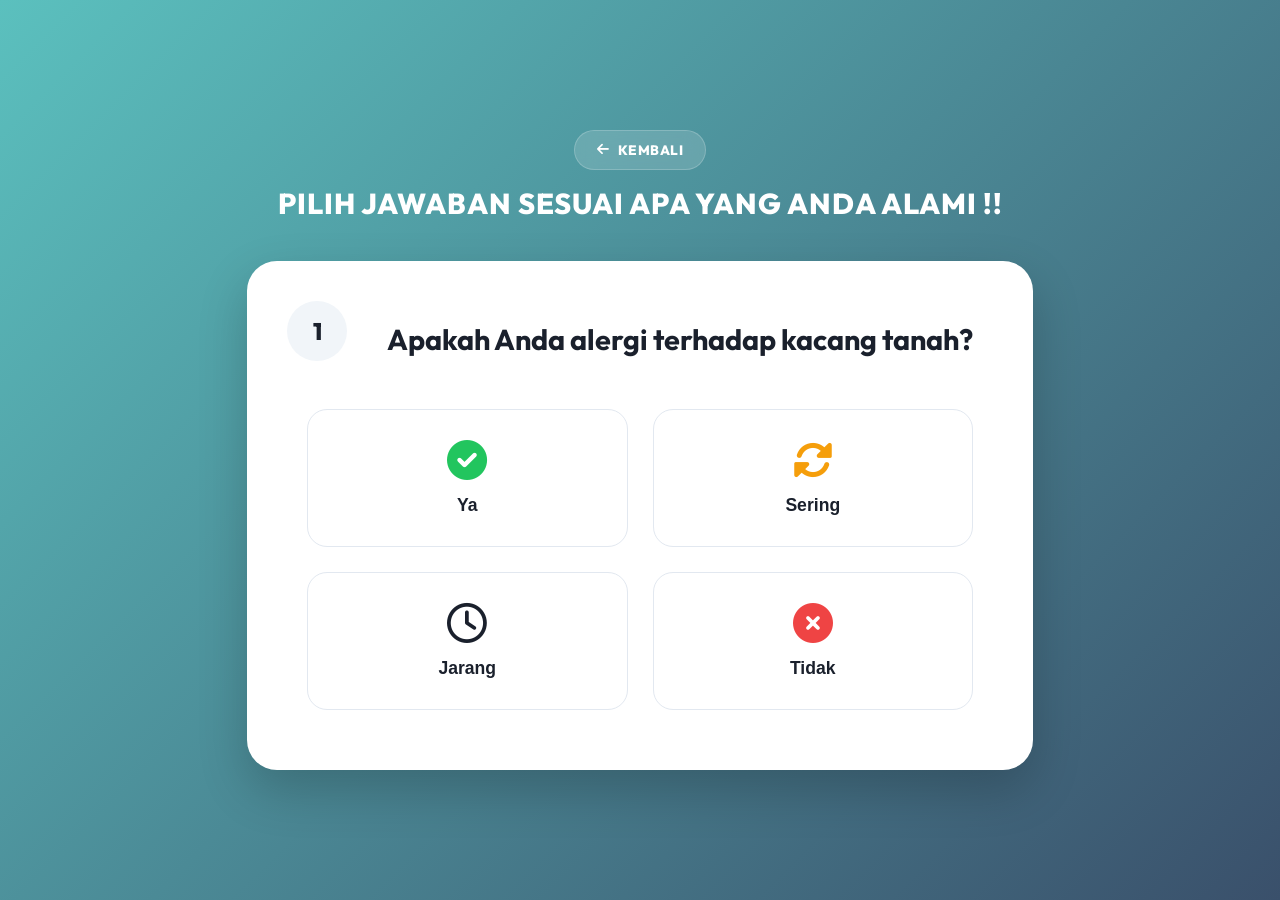
<file: TIC/diagnosis.html>
<!DOCTYPE html>
<html lang="id">
<head>
    <meta charset="UTF-8">
    <meta name="viewport" content="width=device-width, initial-scale=1.0">
    <title>HEALERGY - Diagnosis Alergi</title>
    <link rel="stylesheet" href="diagnosis.css">
    <link rel="preconnect" href="https://fonts.googleapis.com">
    <link rel="preconnect" href="https://fonts.gstatic.com" crossorigin>
    <link href="https://fonts.googleapis.com/css2?family=Outfit:wght@300;400;600;700;800;900&display=swap" rel="stylesheet">
    <link rel="stylesheet" href="https://cdnjs.cloudflare.com/ajax/libs/font-awesome/6.0.0/css/all.min.css">
</head>
<body>

    <header class="diag-header">
        <a href="index.html" class="diag-back-btn"><i class="fas fa-arrow-left"></i> KEMBALI</a>
        <h1>PILIH JAWABAN SESUAI APA YANG ANDA ALAMI !!</h1>
    </header>

    <main id="diagnosis-container">
        <div class="diag-card" id="question-card">
            <div class="step-indicator" id="step-num">1</div>
            <h2 class="question-text" id="question-text">Loading...</h2>
            
            <div class="options-grid">
                <button class="option-btn" onclick="nextQuestion('ya')">
                    <div class="option-icon icon-ya"><i class="fas fa-check-circle"></i></div>
                    <span class="option-label">Ya</span>
                </button>
                <button class="option-btn" onclick="nextQuestion('sering')">
                    <div class="option-icon icon-sering"><i class="fas fa-sync-alt"></i></div>
                    <span class="option-label">Sering</span>
                </button>
                <button class="option-btn" onclick="nextQuestion('jarang')">
                    <div class="option-icon icon-jarang"><i class="far fa-clock"></i></div>
                    <span class="option-label">Jarang</span>
                </button>
                <button class="option-btn" onclick="nextQuestion('tidak')">
                    <div class="option-icon icon-tidak"><i class="fas fa-times-circle"></i></div>
                    <span class="option-label">Tidak</span>
                </button>
            </div>
        </div>
    </main>

    <script src="diagnosis.js"></script>
</body>
</html>
</file>
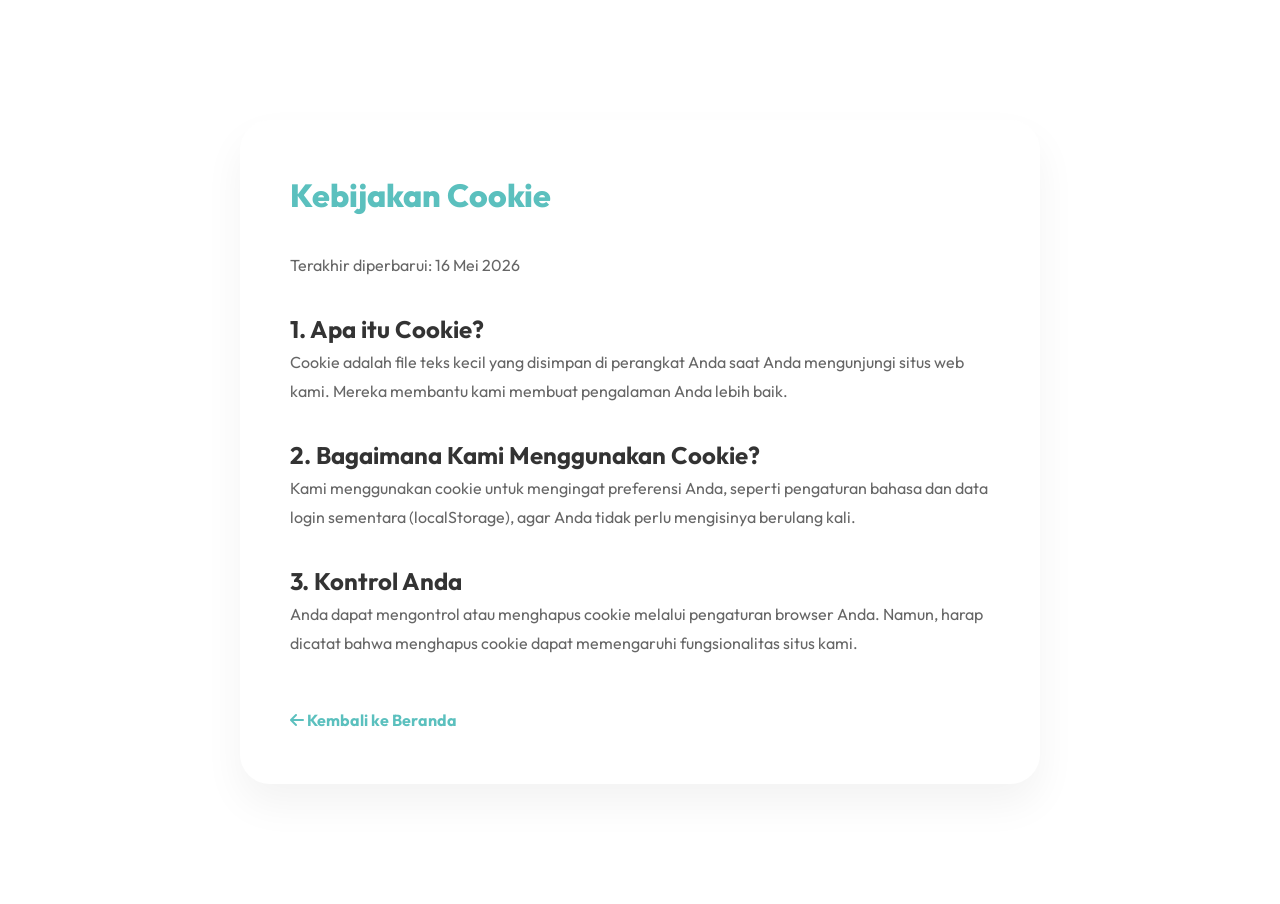
<file: TIC/privacy.html>
<!DOCTYPE html>
<html lang="id">
<head>
    <meta charset="UTF-8">
    <meta name="viewport" content="width=device-width, initial-scale=1.0">
    <title>HEALERGY - Cookie Policy</title>
    <link rel="stylesheet" href="style.css">
    <link rel="preconnect" href="https://fonts.googleapis.com">
    <link rel="preconnect" href="https://fonts.gstatic.com" crossorigin>
    <link href="https://fonts.googleapis.com/css2?family=Outfit:wght@300;400;600;700;800;900&display=swap" rel="stylesheet">
    <link rel="stylesheet" href="https://cdnjs.cloudflare.com/ajax/libs/font-awesome/6.0.0/css/all.min.css">
    <style>
        .legal-content {
            padding: 120px 0;
            max-width: 800px;
            margin: 0 auto;
        }
        .legal-card {
            background: white;
            padding: 50px;
            border-radius: 30px;
            box-shadow: 0 20px 40px rgba(0,0,0,0.05);
        }
        h1 { color: var(--primary-color); margin-bottom: 30px; font-weight: 800; }
        h2 { margin-top: 30px; color: #333; font-weight: 700; }
        p { color: #666; line-height: 1.8; margin-bottom: 20px; }
        .back-home {
            display: inline-block;
            margin-top: 30px;
            color: var(--primary-color);
            text-decoration: none;
            font-weight: 700;
        }

        /* Mobile Optimization */
        @media (max-width: 768px) {
            .legal-content {
                padding: 40px 15px;
            }
            .legal-card {
                padding: 30px 20px;
                border-radius: 20px;
            }
            h1 { font-size: 1.8rem; margin-bottom: 20px; }
            h2 { font-size: 1.3rem; margin-top: 20px; }
            p { font-size: 0.95rem; line-height: 1.6; }
        }
    </style>
</head>
<body>
    <div class="container legal-content">
        <div class="legal-card">
            <h1>Kebijakan Cookie</h1>
            <p>Terakhir diperbarui: 16 Mei 2026</p>
            
            <h2>1. Apa itu Cookie?</h2>
            <p>Cookie adalah file teks kecil yang disimpan di perangkat Anda saat Anda mengunjungi situs web kami. Mereka membantu kami membuat pengalaman Anda lebih baik.</p>
            
            <h2>2. Bagaimana Kami Menggunakan Cookie?</h2>
            <p>Kami menggunakan cookie untuk mengingat preferensi Anda, seperti pengaturan bahasa dan data login sementara (localStorage), agar Anda tidak perlu mengisinya berulang kali.</p>
            
            <h2>3. Kontrol Anda</h2>
            <p>Anda dapat mengontrol atau menghapus cookie melalui pengaturan browser Anda. Namun, harap dicatat bahwa menghapus cookie dapat memengaruhi fungsionalitas situs kami.</p>

            <a href="index.html" class="back-home"><i class="fas fa-arrow-left"></i> Kembali ke Beranda</a>
        </div>
    </div>
</body>
</html>
</file>
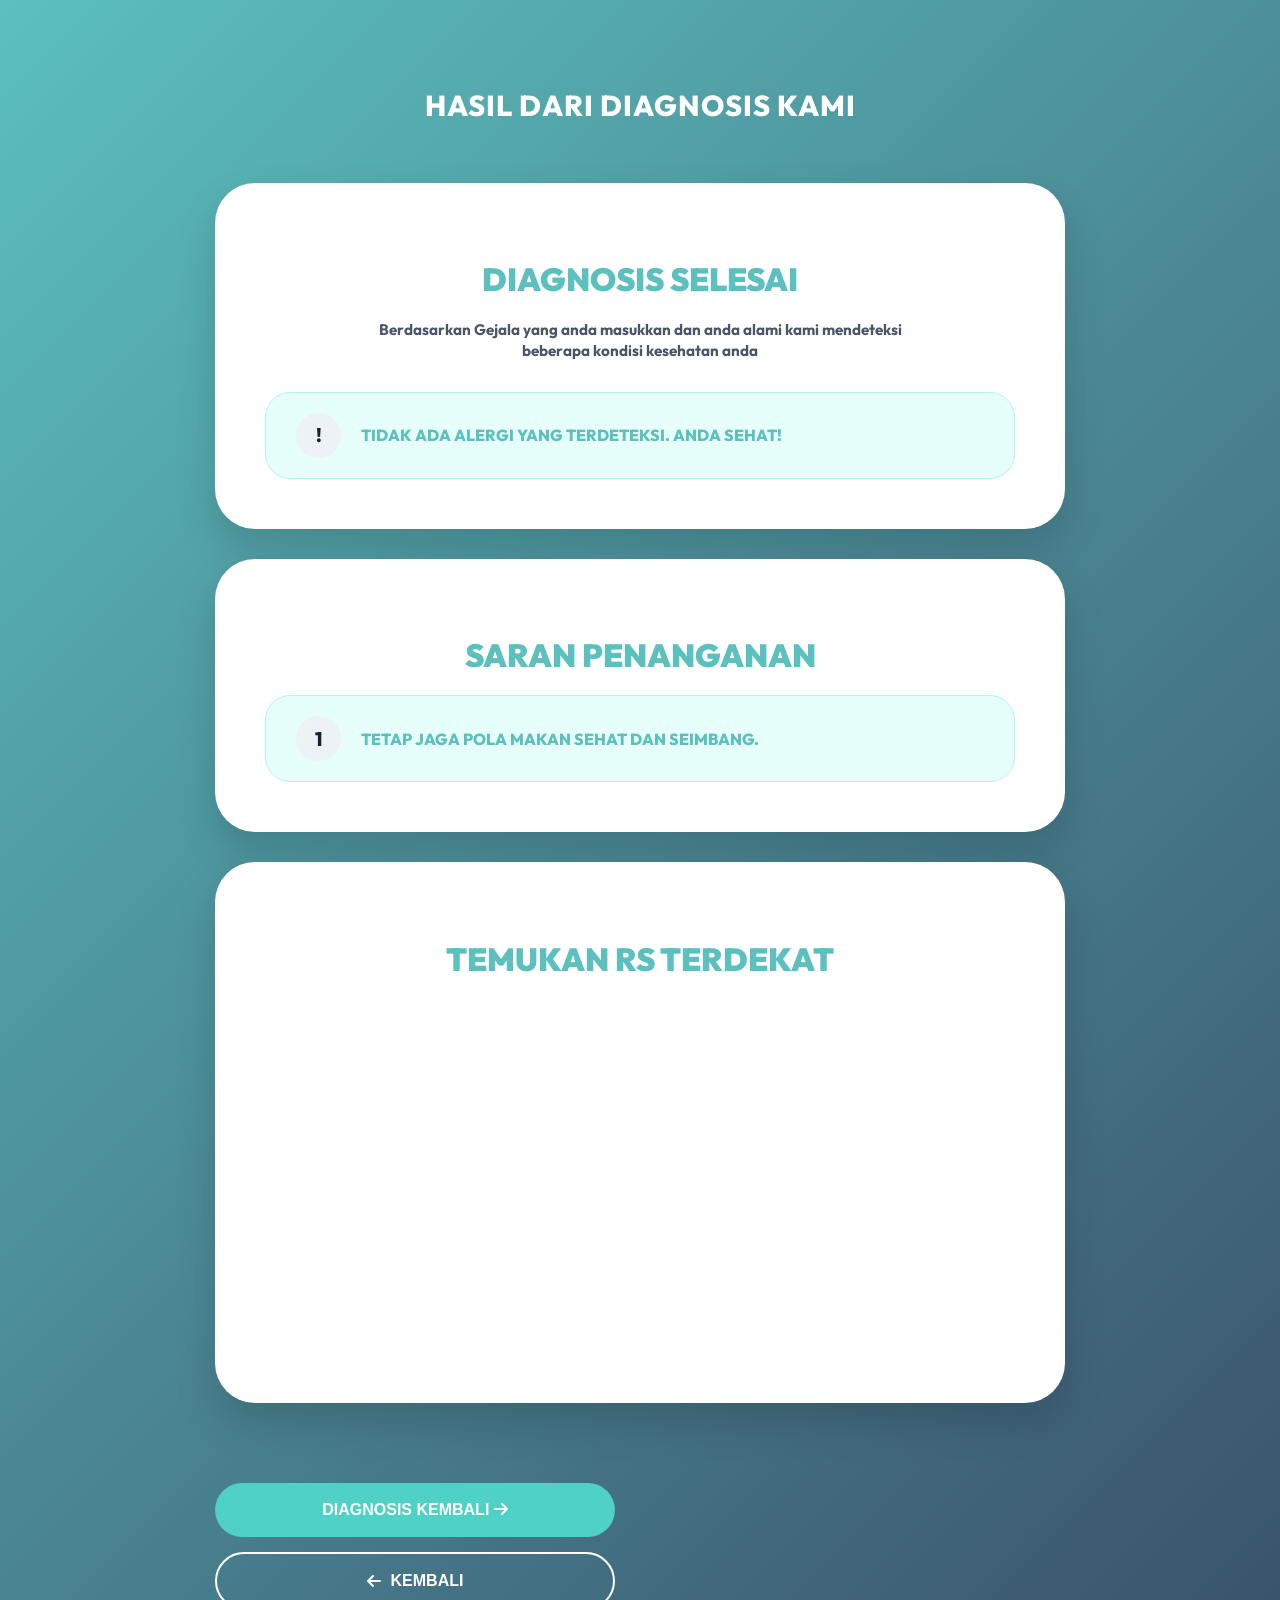
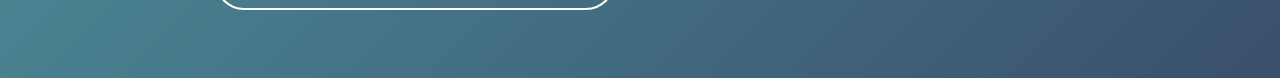
<file: TIC/results.html>
<!DOCTYPE html>
<html lang="id">
<head>
    <meta charset="UTF-8">
    <meta name="viewport" content="width=device-width, initial-scale=1.0">
    <title>HEALERGY - Hasil Diagnosis</title>
    <link rel="stylesheet" href="results.css">
    <link rel="preconnect" href="https://fonts.googleapis.com">
    <link rel="preconnect" href="https://fonts.gstatic.com" crossorigin>
    <link href="https://fonts.googleapis.com/css2?family=Outfit:wght@300;400;600;700;800;900&display=swap" rel="stylesheet">
    <link rel="stylesheet" href="https://cdnjs.cloudflare.com/ajax/libs/font-awesome/6.0.0/css/all.min.css">
</head>
<body>

    <header class="results-header">
        <h1>HASIL DARI DIAGNOSIS KAMI</h1>
    </header>

    <main class="results-container">
        <!-- Card 1: Diagnosis -->
        <div class="result-card">
            <h2 class="card-title">DIAGNOSIS SELESAI</h2>
            <p class="card-subtitle">Berdasarkan Gejala yang anda masukkan dan anda alami kami mendeteksi beberapa kondisi kesehatan anda</p>
            <div class="result-list" id="diagnosis-list">
                <!-- Will be populated by JS -->
            </div>
        </div>

        <!-- Card 2: Advice -->
        <div class="result-card">
            <h2 class="card-title">SARAN PENANGANAN</h2>
            <div class="result-list" id="advice-list">
                <!-- Will be populated by JS -->
            </div>
        </div>

        <!-- Card 3: Map -->
        <div class="result-card">
            <h2 class="card-title">TEMUKAN RS TERDEKAT</h2>
            <div class="map-box">
                <iframe 
                    src="https://www.google.com/maps/embed?pb=!1m16!1m12!1m3!1d15775.123456789!2d115.165!3d-8.685!2m3!1f0!2f0!3f0!3m2!1i1024!2i768!4f13.1!2m1!1sklinik!5e0!3m2!1sen!2sid!4v1620000000000!5m2!1sen!2sid" 
                    width="100%" height="350" style="border:0;" allowfullscreen="" loading="lazy">
                </iframe>
            </div>
        </div>

        <div class="results-footer">
            <button class="btn-teal" onclick="window.location.href='diagnosis.html'">DIAGNOSIS KEMBALI <i class="fas fa-arrow-right"></i></button>
            <button class="btn-outline" onclick="window.location.href='index.html'"><i class="fas fa-arrow-left"></i> KEMBALI</button>
        </div>
    </main>

    <script src="results.js"></script>
</body>
</html>
</file>
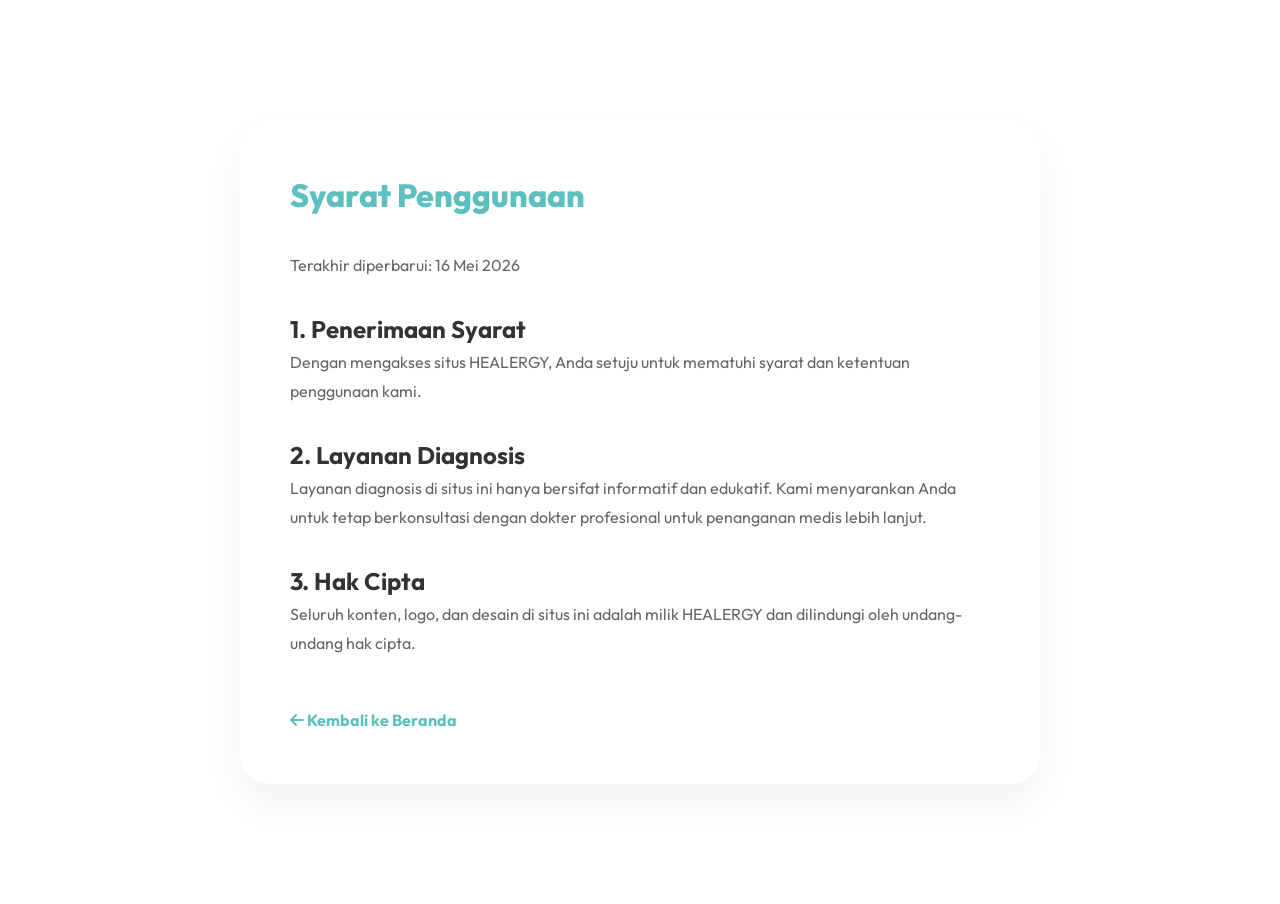
<file: TIC/terms.html>
<!DOCTYPE html>
<html lang="id">
<head>
    <meta charset="UTF-8">
    <meta name="viewport" content="width=device-width, initial-scale=1.0">
    <title>HEALERGY - Syarat Penggunaan</title>
    <link rel="stylesheet" href="style.css">
    <link rel="preconnect" href="https://fonts.googleapis.com">
    <link rel="preconnect" href="https://fonts.gstatic.com" crossorigin>
    <link href="https://fonts.googleapis.com/css2?family=Outfit:wght@300;400;600;700;800;900&display=swap" rel="stylesheet">
    <link rel="stylesheet" href="https://cdnjs.cloudflare.com/ajax/libs/font-awesome/6.0.0/css/all.min.css">
    <style>
        .legal-content {
            padding: 120px 0;
            max-width: 800px;
            margin: 0 auto;
        }
        .legal-card {
            background: white;
            padding: 50px;
            border-radius: 30px;
            box-shadow: 0 20px 40px rgba(0,0,0,0.05);
        }
        h1 { color: var(--primary-color); margin-bottom: 30px; font-weight: 800; }
        h2 { margin-top: 30px; color: #333; font-weight: 700; }
        p { color: #666; line-height: 1.8; margin-bottom: 20px; }
        .back-home {
            display: inline-block;
            margin-top: 30px;
            color: var(--primary-color);
            text-decoration: none;
            font-weight: 700;
        }

        /* Mobile Optimization */
        @media (max-width: 768px) {
            .legal-content {
                padding: 40px 15px;
            }
            .legal-card {
                padding: 30px 20px;
                border-radius: 20px;
            }
            h1 { font-size: 1.8rem; margin-bottom: 20px; }
            h2 { font-size: 1.3rem; margin-top: 20px; }
            p { font-size: 0.95rem; line-height: 1.6; }
        }
    </style>
</head>
<body>
    <div class="container legal-content">
        <div class="legal-card">
            <h1>Syarat Penggunaan</h1>
            <p>Terakhir diperbarui: 16 Mei 2026</p>
            
            <h2>1. Penerimaan Syarat</h2>
            <p>Dengan mengakses situs HEALERGY, Anda setuju untuk mematuhi syarat dan ketentuan penggunaan kami.</p>
            
            <h2>2. Layanan Diagnosis</h2>
            <p>Layanan diagnosis di situs ini hanya bersifat informatif dan edukatif. Kami menyarankan Anda untuk tetap berkonsultasi dengan dokter profesional untuk penanganan medis lebih lanjut.</p>
            
            <h2>3. Hak Cipta</h2>
            <p>Seluruh konten, logo, dan desain di situs ini adalah milik HEALERGY dan dilindungi oleh undang-undang hak cipta.</p>

            <a href="index.html" class="back-home"><i class="fas fa-arrow-left"></i> Kembali ke Beranda</a>
        </div>
    </div>
</body>
</html>
</file>
<file: TIC/diagnosis.css>
:root {
    --diag-bg-start: #5BC0BE;
    --diag-bg-end: #3A506B;
    --white: #FFFFFF;
    --text-dark: #1A202C;
    --border-light: #E2E8F0;
}

* {
    margin: 0;
    padding: 0;
    box-sizing: border-box;
}

body {
    font-family: 'Outfit', sans-serif;
    background: linear-gradient(135deg, var(--diag-bg-start), var(--diag-bg-end));
    min-height: 100vh;
    display: flex;
    flex-direction: column;
    align-items: center;
    justify-content: center;
    padding: 20px;
    color: var(--white);
}

.diag-header {
    text-align: center;
    margin-bottom: 40px;
    display: flex;
    flex-direction: column;
    align-items: center;
    gap: 15px;
}

.diag-back-btn {
    display: inline-flex;
    align-items: center;
    gap: 8px;
    color: var(--white);
    text-decoration: none;
    font-weight: 800;
    background: rgba(255, 255, 255, 0.15);
    padding: 10px 22px;
    border-radius: 50px;
    backdrop-filter: blur(10px);
    transition: all 0.3s ease;
    font-size: 0.85rem;
    letter-spacing: 0.5px;
    border: 1px solid rgba(255, 255, 255, 0.2);
}

.diag-back-btn:hover {
    background: var(--white);
    color: var(--diag-bg-end);
    transform: translateY(-2px);
    box-shadow: 0 10px 20px rgba(0,0,0,0.1);
}

.diag-header h1 {
    font-size: 1.8rem;
    font-weight: 800;
    letter-spacing: 1px;
    text-transform: uppercase;
}

.diag-card {
    background: var(--white);
    width: 100%;
    max-width: 800px;
    border-radius: 30px;
    padding: 60px;
    box-shadow: 0 20px 50px rgba(0, 0, 0, 0.2);
    color: var(--text-dark);
    position: relative;
    min-height: 500px;
    display: flex;
    flex-direction: column;
    justify-content: center;
    animation: slideUp 0.5s ease-out;
}

@keyframes slideUp {
    from { opacity: 0; transform: translateY(30px); }
    to { opacity: 1; transform: translateY(0); }
}

.step-indicator {
    position: absolute;
    top: 40px;
    left: 40px;
    width: 60px;
    height: 60px;
    background: #F1F5F9;
    border-radius: 50%;
    display: flex;
    align-items: center;
    justify-content: center;
    font-size: 1.5rem;
    font-weight: 800;
    color: var(--text-dark);
}

.question-text {
    font-size: 1.8rem;
    font-weight: 700;
    margin-left: 80px;
    margin-bottom: 50px;
    line-height: 1.3;
}

.options-grid {
    display: grid;
    grid-template-columns: 1fr 1fr;
    gap: 25px;
    width: 100%;
}

.option-btn {
    background: var(--white);
    border: 1px solid var(--border-light);
    border-radius: 20px;
    padding: 30px;
    display: flex;
    flex-direction: column;
    align-items: center;
    justify-content: center;
    gap: 15px;
    cursor: pointer;
    transition: all 0.3s cubic-bezier(0.4, 0, 0.2, 1);
    text-decoration: none;
    color: var(--text-dark);
}

.option-btn:hover {
    transform: translateY(-5px);
    box-shadow: 0 10px 20px rgba(0,0,0,0.05);
    border-color: var(--diag-bg-start);
}

.option-btn:active {
    transform: scale(0.98);
}

.option-icon {
    font-size: 2.5rem;
}

.option-label {
    font-weight: 800;
    font-size: 1.1rem;
}

/* Specific Icon Colors from Screenshot */
.icon-ya { color: #22C55E; }
.icon-sering { color: #F59E0B; }
.icon-jarang { color: #1A202C; }
.icon-tidak { color: #EF4444; }

/* Custom SVGs or Icons */
.option-icon i {
    display: flex;
    align-items: center;
    justify-content: center;
}

/* Success State */
.result-card {
    text-align: center;
}

.result-icon {
    font-size: 5rem;
    color: #22C55E;
    margin-bottom: 20px;
}

.btn-finish {
    margin-top: 30px;
    background: #4FD1C5; /* Specific teal from screenshot */
    color: white;
    border: none;
    padding: 18px 45px;
    border-radius: 50px;
    font-weight: 800;
    font-size: 0.9rem;
    cursor: pointer;
    transition: all 0.3s ease;
    text-transform: uppercase;
    letter-spacing: 0.5px;
    box-shadow: 0 10px 20px rgba(79, 209, 197, 0.2);
}

.btn-finish:hover {
    background: #38B2AC;
    transform: translateY(-2px);
    box-shadow: 0 15px 30px rgba(79, 209, 197, 0.3);
}

@media (max-width: 640px) {
    .diag-card { padding: 40px 20px; }
    .question-text { font-size: 1.4rem; margin-left: 0; margin-top: 60px; text-align: center; }
    .options-grid { grid-template-columns: 1fr; }
    .step-indicator { left: 50%; transform: translateX(-50%); top: 20px; }
}
</file>
<file: TIC/style.css>
:root {
    --primary-color: #5BC0BE; /* Teal Color from the photo */
    --accent-color: #3A506B;
    --text-dark: #000000;
    --white: #FFFFFF;
    --bg-mint: #F3FBF9;
    --transition: all 0.3s cubic-bezier(0.4, 0, 0.2, 1);
    
    /* Default (Light Mode) Variables */
    --body-bg: #FFFFFF;
    --card-bg: #FFFFFF;
    --text-color: #000000;
    --desc-color: #333333;
    --nav-bg: #FFFFFF;
    --border-color: #E0E0E0;
    --section-light: #F8F9FA;
    --section-mint: #F2FAF9; /* Light Mint from the photo */
    --shadow: 0 10px 30px rgba(0, 0, 0, 0.05);
}

body.dark-mode {
    --body-bg: #0F172A;
    --card-bg: #1E293B;
    --text-color: #F8FAFC;
    --desc-color: #94A3B8;
    --nav-bg: #1E293B;
    --border-color: #334155;
    --section-light: #111827;
    --section-mint: #1A2E2B;
    --shadow: 0 10px 30px rgba(0, 0, 0, 0.3);
}

* {
    margin: 0;
    padding: 0;
    box-sizing: border-box;
}

body {
    font-family: 'Outfit', sans-serif;
    background-color: var(--body-bg);
    color: var(--text-color);
    line-height: 1.6;
    transition: background 0.3s ease, color 0.3s ease;
}

.container {
    max-width: 1200px;
    margin: 0 auto;
    padding: 0 20px;
}

/* Header */
.header {
    background-color: var(--nav-bg);
    padding: 20px 0;
    position: sticky;
    top: 0;
    z-index: 1000;
    box-shadow: var(--shadow);
    transition: background 0.3s ease;
}

.nav-wrapper {
    display: flex;
    justify-content: space-between;
    align-items: center;
    height: 100px;
    position: relative; /* Add this to help center menu if needed */
}

.nav-menu {
    display: flex;
    gap: 40px;
    align-items: center;
    position: absolute;
    left: 50%;
    transform: translateX(-50%);
}

@media (max-width: 992px) {
    .nav-menu {
        position: fixed; /* Keep original mobile behavior */
        left: auto;
        transform: none;
    }
}

.nav-link {
    text-decoration: none;
    color: #000000;
    font-weight: 800;
    font-size: 0.9rem;
    text-transform: uppercase;
    transition: var(--transition);
}

.nav-link:hover {
    color: var(--primary-color);
}

.logo {
    display: flex;
    align-items: center;
    gap: 12px;
}

.logo img {
    height: 45px;
}

.logo-text {
    display: flex;
    flex-direction: column;
}

.brand-name {
    font-weight: 800;
    font-size: 1.2rem;
    color: var(--primary-color);
    letter-spacing: 1px;
}

.tagline {
    font-size: 0.7rem;
    font-weight: 600;
    color: var(--accent-color);
}

/* Auth Area */
.auth-area {
    display: flex;
    align-items: center;
}

.daftar-btn {
    background-color: var(--primary-color);
    color: #FFFFFF !important;
    padding: 12px 30px !important;
    border-radius: 50px;
    font-weight: 700;
    text-decoration: none;
    transition: var(--transition);
}

.daftar-btn:hover {
    transform: translateY(-2px);
    box-shadow: 0 5px 15px rgba(0, 70, 180, 0.3);
}

/* Profile Dropdown */
.profile-trigger {
    display: flex;
    align-items: center;
    gap: 12px;
    cursor: pointer;
    position: relative;
    padding: 5px 15px;
    border-radius: 50px;
    background: var(--section-light);
    transition: var(--transition);
}

.nav-avatar {
    width: 35px;
    height: 35px;
    border-radius: 50%;
    border: 2px solid var(--primary-color);
}

.nav-username {
    font-weight: 700;
    font-size: 0.9rem;
    color: var(--text-color);
}

.profile-dropdown {
    position: absolute;
    top: 120%;
    right: 0;
    width: 260px;
    background: var(--card-bg);
    border-radius: 20px;
    padding: 20px;
    box-shadow: 0 20px 40px rgba(0,0,0,0.2);
    display: none;
    z-index: 1001;
    border: 1px solid var(--border-color);
}

.profile-dropdown.show {
    display: block;
    animation: fadeIn 0.3s ease;
}

.mobile-menu-btn {
    display: none;
    background: none;
    border: none;
    font-size: 1.5rem;
    color: var(--text-dark);
    cursor: pointer;
    z-index: 1001;
}

@media (max-width: 992px) {
    .mobile-menu-btn {
        display: block;
    }

    .nav-menu {
        position: fixed;
        top: 0;
        right: -100%;
        width: 70%;
        height: 100vh;
        background: var(--nav-bg);
        flex-direction: column;
        justify-content: center;
        align-items: center;
        gap: 30px;
        box-shadow: -10px 0 30px rgba(0,0,0,0.1);
        transition: 0.4s cubic-bezier(0.4, 0, 0.2, 1);
        z-index: 1000;
    }

    .nav-menu.active {
        right: 0;
    }

    .nav-wrapper {
        height: 80px;
    }

    .auth-area {
        display: none; /* Can be handled inside mobile menu if needed */
    }
}

@keyframes fadeIn {
    from { opacity: 0; transform: translateY(10px); }
    to { opacity: 1; transform: translateY(0); }
}

.dropdown-header {
    margin-bottom: 15px;
}

.d-name {
    font-weight: 800;
    font-size: 1.1rem;
    color: var(--text-color);
}

.d-email {
    font-size: 0.8rem;
    color: var(--desc-color);
}

.dropdown-divider {
    height: 1px;
    background: var(--border-color);
    margin: 15px 0;
}

.dropdown-item {
    display: flex;
    align-items: center;
    gap: 12px;
    padding: 12px;
    text-decoration: none;
    color: var(--text-color);
    font-weight: 600;
    border-radius: 12px;
    transition: var(--transition);
}

.dropdown-item:hover {
    background: var(--section-mint);
    color: var(--accent-color);
}

.logout-link {
    color: #FF4B2B !important;
}

/* Sections */
.content-section {
    padding: 100px 0;
    background-color: var(--body-bg);
}

.bg-light { background-color: var(--section-light); }
.bg-light-mint { background-color: var(--section-mint); }

.section-title-left {
    font-size: 2.5rem;
    font-weight: 900;
    color: var(--primary-color);
    margin-bottom: 30px;
    position: relative;
}

/* Hero Section */
.hero-section {
    padding: 80px 0;
    background-color: #EEFAF6; /* Lighter mint like screenshot */
    min-height: 80vh;
    display: flex;
    align-items: center;
}

.hero-wrapper {
    display: flex;
    justify-content: space-between;
    align-items: center;
    gap: 40px;
}

.hero-content {
    flex: 1.2;
}

.hero-image-container {
    flex: 0.8;
    display: flex;
    justify-content: flex-end;
}

.teal-image-box {
    width: 450px;
    height: 580px;
    background-color: var(--primary-color);
    border-radius: 60px; /* More rounded like screenshot */
    position: relative;
    overflow: hidden;
    box-shadow: 0 30px 60px rgba(91, 192, 190, 0.2);
}

.hero-img-new {
    width: 100%;
    height: 100%;
    object-fit: cover;
}

.hero-title {
    font-size: 3.5rem; /* Adjusted for cleaner look */
    font-weight: 900;
    line-height: 1.2;
    color: #000000;
    margin-bottom: 30px;
    letter-spacing: -1px;
}

.highlight { color: var(--primary-color); text-transform: uppercase; }

.hero-description {
    font-size: 1.2rem;
    color: #000000;
    max-width: 600px;
    margin-bottom: 45px;
    font-weight: 800; /* Extra bold like screenshot */
    line-height: 1.5;
}

.cta-outline-btn {
    background: transparent;
    border: 2px solid #000000; /* Thicker border like screenshot */
    color: #000000;
    padding: 12px 35px;
    border-radius: 100px;
    font-weight: 900;
    cursor: pointer;
    transition: var(--transition);
    display: inline-flex;
    align-items: center;
    gap: 15px;
    font-size: 1.1rem;
    text-transform: uppercase;
}

.cta-outline-btn:hover {
    background: #000000;
    color: #fff;
    transform: scale(1.05);
}

/* Hero Image with Floating Effect */
.hero-image-container {
    display: flex;
    justify-content: flex-end;
}

.image-box {
    width: 450px;
    height: 450px;
    background: var(--section-mint);
    border-radius: 40% 60% 70% 30% / 40% 50% 60% 50%;
    display: flex;
    align-items: center;
    justify-content: center;
    overflow: visible;
    position: relative;
    animation: blob 8s infinite alternate;
}

@keyframes blob {
    0% { border-radius: 40% 60% 70% 30% / 40% 50% 60% 50%; }
    100% { border-radius: 60% 40% 30% 70% / 60% 30% 70% 40%; }
}

.hero-img {
    width: 100%;
    filter: drop-shadow(0 20px 40px rgba(0,0,0,0.1));
}

/* CTA Buttons */
.cta-btn {
    background-color: var(--primary-color);
    color: #FFFFFF;
    padding: 18px 45px;
    border-radius: 50px;
    font-weight: 800;
    border: none;
    cursor: pointer;
    font-size: 1rem;
    transition: var(--transition);
}

.cta-btn:hover {
    transform: scale(1.05);
    box-shadow: 0 10px 25px rgba(0, 70, 180, 0.3);
}

/* Vision Mission Cards */
.vision-mission-wrapper {
    display: grid;
    grid-template-columns: repeat(auto-fit, minmax(300px, 1fr));
    gap: 30px;
}

.card {
    background: var(--card-bg);
    padding: 50px;
    border-radius: 40px;
    box-shadow: var(--shadow);
    transition: var(--transition);
    border: 1px solid var(--border-color);
}

.card:hover { transform: translateY(-10px); }

.mission-card { background-color: var(--primary-color); color: #FFFFFF; }
.mission-card .card-title { color: #FFFFFF; }

.card-title {
    font-size: 2rem;
    font-weight: 900;
    margin-bottom: 20px;
    color: var(--primary-color);
}

/* Team Section */
.team-wrapper {
    display: grid;
    grid-template-columns: repeat(auto-fit, minmax(250px, 1fr));
    gap: 40px;
    margin-top: 50px;
}

.team-card-member {
    text-align: center;
}

/* Why Us New Section from Photo */
.hero-wrapper {
    display: grid;
    grid-template-columns: 1.2fr 0.8fr;
    gap: 50px;
    align-items: center;
}

@media (max-width: 768px) {
    .content-section {
        padding: 60px 0;
    }

    .section-title-left, .section-title-center {
        font-size: 1.8rem;
    }

    /* Testimonials Mobile Fix */
    .testimonial-grid {
        grid-template-columns: 1fr;
        gap: 20px;
    }

    .testimonial-card {
        padding: 25px;
    }

    .testi-text {
        font-size: 0.9rem;
    }

    /* Contact Mobile Fix */
    .contact-wrapper {
        grid-template-columns: 1fr;
        gap: 30px;
    }

    .contact-form-box {
        padding: 25px;
        border-radius: 20px;
    }

    .form-row {
        grid-template-columns: 1fr;
        gap: 15px;
    }

    .map-container {
        height: 250px;
    }

    /* Footer Mobile Fix */
    .footer-wrapper {
        flex-direction: column;
        text-align: center;
        gap: 40px;
    }

    .footer-links {
        align-items: center;
    }
}

@media (max-width: 992px) {
    .hero-wrapper {
        grid-template-columns: 1fr;
        text-align: center;
        padding-top: 40px;
    }

    .hero-content {
        order: 2;
    }

    .hero-image-container {
        order: 1;
        display: flex;
        justify-content: center;
    }

    .hero-title {
        font-size: 2.5rem;
    }

    .hero-description {
        margin: 0 auto 30px;
    }

    .cta-wrapper {
        justify-content: center;
    }

    .teal-image-box {
        width: 100%;
        max-width: 350px;
        height: 450px;
    }
}

.section-title-left {
    font-size: 2.2rem;
    font-weight: 900;
    margin-bottom: 40px;
    color: #000000;
}

.feature-item {
    display: flex;
    gap: 20px;
    margin-bottom: 30px;
    align-items: flex-start;
}

/* Contact Section from Photo */
.contact-header {
    margin-bottom: 40px;
}

.contact-title {
    font-size: 2.5rem;
    font-weight: 900;
    color: #000000;
    margin-bottom: 15px;
}

.contact-subtitle {
    font-size: 0.95rem;
    color: #4A5568;
    max-width: 600px;
    line-height: 1.4;
}

.contact-wrapper {
    display: grid;
    grid-template-columns: 1.2fr 0.8fr;
    gap: 40px;
    align-items: flex-start;
}

.contact-form-box {
    background: #FFFFFF;
    padding: 40px;
    border-radius: 30px;
    border: 1px solid #E2E8F0;
}

.form-row {
    display: grid;
    grid-template-columns: 1fr 1fr;
    gap: 20px;
    margin-bottom: 20px;
}

.form-group label {
    display: block;
    font-size: 0.85rem;
    font-weight: 600;
    color: #4A5568;
    margin-bottom: 8px;
}

.form-group input, .form-group textarea {
    width: 100%;
    padding: 12px 20px;
    border: 1px solid #CBD5E0;
    border-radius: 12px;
    font-family: inherit;
    font-size: 0.9rem;
}

.submit-btn {
    background-color: var(--primary-color);
    color: #FFFFFF;
    padding: 12px 35px;
    border-radius: 50px;
    border: none;
    font-weight: 800;
    cursor: pointer;
    transition: var(--transition);
    margin-top: 10px;
}

.contact-map-box {
    display: flex;
    flex-direction: column;
    gap: 20px;
}

.map-container {
    border-radius: 30px;
    overflow: hidden;
    border: 1px solid #E2E8F0;
    height: 350px;
}

.map-pill {
    background: #F7FAFC;
    color: var(--primary-color);
    padding: 15px;
    border-radius: 50px;
    text-align: center;
    font-weight: 800;
    font-size: 0.85rem;
    border: 1px solid #E2E8F0;
    letter-spacing: 0.5px;
}

.feature-icon {
    flex-shrink: 0;
    margin-top: 5px;
}

.feature-text h3 {
    font-size: 1.1rem;
    font-weight: 800;
    margin-bottom: 5px;
    color: #000000;
}

.feature-text p {
    font-size: 0.9rem;
    color: #4A5568;
    line-height: 1.4;
}

.stats-grid {
    display: grid;
    grid-template-columns: repeat(auto-fit, minmax(140px, 1fr));
    gap: 20px;
}

.stat-box {
    background: #FFFFFF;
    padding: 25px;
    border-radius: 20px;
    text-align: center;
    box-shadow: 0 10px 25px rgba(0,0,0,0.08);
    border: 1px solid #E2E8F0;
    display: flex;
    flex-direction: column;
    justify-content: center;
    min-height: 140px;
}

.stat-number {
    font-size: 2.8rem;
    font-weight: 900;
    color: var(--primary-color);
    display: block;
    line-height: 1;
    margin-bottom: 10px;
}

.stat-label {
    font-weight: 700;
    font-size: 0.75rem;
    color: #000000;
    text-transform: uppercase;
    letter-spacing: 0.5px;
}

/* Testimonials Section from Photo */
.section-header-center { text-align: center; margin-bottom: 50px; }
.section-title-center { font-size: 2.2rem; font-weight: 900; color: #000000; margin-bottom: 15px; }
.section-desc-center { font-size: 0.95rem; color: #4A5568; max-width: 600px; margin: 0 auto; }

.testimonial-grid {
    display: grid;
    grid-template-columns: repeat(auto-fit, minmax(300px, 1fr));
    gap: 30px;
    margin-bottom: 50px;
}

.testimonial-card {
    background-color: var(--primary-color);
    color: #FFFFFF;
    padding: 35px;
    border-radius: 25px;
    display: flex;
    flex-direction: column;
    gap: 20px;
    box-shadow: 0 10px 30px rgba(91, 192, 190, 0.2);
}

.stars { color: #FFFF00; font-size: 0.9rem; }
.testi-text { font-size: 1rem; line-height: 1.5; font-weight: 700; }

.testi-user {
    display: flex;
    align-items: center;
    gap: 15px;
    margin-top: auto;
}

.testi-user img { width: 45px; height: 45px; border-radius: 50%; border: 2px solid rgba(255,255,255,0.3); }
.testi-user span { font-weight: 800; font-size: 0.85rem; letter-spacing: 0.5px; }

.testimonial-cta { text-align: center; }
.btn-pill-teal {
    background: var(--primary-color);
    border: none;
    color: #FFFFFF;
    padding: 18px 45px;
    border-radius: 100px;
    font-weight: 900;
    font-size: 1.1rem;
    cursor: pointer;
    display: inline-flex;
    align-items: center;
    gap: 15px;
    transition: var(--transition);
    box-shadow: 0 10px 20px rgba(91, 192, 190, 0.2);
}

.btn-pill-teal:hover {
    transform: translateY(-3px);
    box-shadow: 0 15px 30px rgba(91, 192, 190, 0.4);
}

/* Final CTA Section from Photo */
.cta-card-final {
    background-color: var(--primary-color);
    padding: 60px 40px;
    border-radius: 40px;
    text-align: center;
    color: #FFFFFF;
    box-shadow: 0 20px 40px rgba(91, 192, 190, 0.2);
}

.cta-title-final {
    font-size: 3rem;
    font-weight: 900;
    margin-bottom: 20px;
    color: #FFFFFF;
}

.cta-text-final {
    font-size: 0.95rem;
    max-width: 650px;
    margin: 0 auto 40px;
    opacity: 0.95;
    line-height: 1.5;
    font-weight: 600;
}

.cta-btn-white {
    background-color: #FFFFFF;
    color: var(--primary-color);
    padding: 12px 0; /* Adjusted for smaller width */
    width: 160px; /* Resized as requested */
    font-size: 0.85rem; /* Smaller font to fit 160px */
    display: inline-flex;
    justify-content: center;
    align-items: center;
    border-radius: 50px;
    border: none;
    font-weight: 900;
    font-size: 1.1rem;
    cursor: pointer;
    transition: var(--transition);
    text-transform: uppercase;
    box-shadow: 0 10px 20px rgba(0,0,0,0.1);
}

.cta-btn-white:hover {
    transform: scale(1.05);
    box-shadow: 0 15px 30px rgba(0,0,0,0.15);
}

/* Footer Section from Photo */
.footer-new {
    background-color: var(--primary-color);
    color: #FFFFFF;
    padding: 80px 0 60px;
}

.footer-wrapper {
    display: grid;
    grid-template-columns: 2fr 1fr 1fr;
    gap: 50px;
}

.footer-brand {
    font-size: 3rem;
    font-weight: 900;
    margin-bottom: 20px;
    letter-spacing: -1px;
}

.footer-subtext {
    font-size: 1.1rem;
    opacity: 0.8;
    line-height: 1.4;
    font-weight: 500;
}

.footer-heading {
    font-size: 1rem;
    font-weight: 900;
    margin-bottom: 25px;
    letter-spacing: 1px;
    text-transform: uppercase;
}

.footer-links {
    list-style: none;
}

.footer-link-item {
    color: #FFFFFF;
    text-decoration: none;
    font-size: 0.9rem;
    font-weight: 600;
    display: block;
    margin-bottom: 15px;
    opacity: 0.7;
    transition: var(--transition);
}

.footer-link-item:hover {
    opacity: 1;
    transform: translateX(5px);
}

.footer-links-caps .footer-link-item {
    text-transform: uppercase;
}

.footer-bottom {
    margin-top: 60px;
    padding-top: 30px;
    border-top: 1px solid rgba(255,255,255,0.1);
    text-align: center;
    font-size: 0.85rem;
    opacity: 0.6;
}
/* Modal Styles Redone */
.modal-overlay {
    position: fixed;
    top: 0; left: 0; width: 100%; height: 100%;
    background: rgba(0,0,0,0.8);
    backdrop-filter: blur(10px);
    display: none;
    align-items: center;
    justify-content: center;
    z-index: 9999;
}

.terms-box {
    background: var(--card-bg);
    color: var(--text-color);
    max-width: 700px;
    width: 90%;
    max-height: 85vh;
    border-radius: 40px;
    padding: 50px;
    overflow-y: auto;
    position: relative;
    border: 1px solid var(--border-color);
}

.close-modal {
    position: absolute;
    top: 25px; right: 25px;
    background: none; border: none;
    font-size: 2rem; color: var(--desc-color);
    cursor: pointer;
}

/* Edit Profile Modal Styles */
.edit-profile-box {
    background: var(--card-bg);
    color: var(--text-color);
    max-width: 500px;
    width: 90%;
    border-radius: 40px;
    padding: 50px;
    position: relative;
    border: 1px solid var(--border-color);
    text-align: center;
}

.modal-title {
    font-weight: 900;
    font-size: 1.8rem;
    margin-bottom: 30px;
    letter-spacing: 1px;
}

.edit-avatar-wrapper {
    position: relative;
    width: 150px;
    height: 150px;
    margin: 0 auto 30px;
}

.edit-avatar-wrapper img {
    width: 100%;
    height: 100%;
    object-fit: cover;
    border-radius: 50%;
    border: 3px solid var(--primary-color);
}

.edit-camera-btn {
    position: absolute;
    bottom: 5px;
    right: 5px;
    width: 40px;
    height: 40px;
    background-color: var(--primary-color);
    color: white;
    border-radius: 50%;
    display: flex;
    align-items: center;
    justify-content: center;
    cursor: pointer;
    border: 2px solid #FFFFFF;
    font-size: 1rem;
}

.save-btn {
    background-color: var(--primary-color);
    color: #FFFFFF;
    padding: 15px 40px;
    border-radius: 50px;
    border: none;
    font-weight: 800;
    font-size: 1rem;
    cursor: pointer;
    width: 100%;
    margin-top: 20px;
    transition: var(--transition);
}

.save-btn:hover {
    transform: translateY(-3px);
    box-shadow: 0 10px 20px rgba(91, 192, 190, 0.3);
}
/* Feedback Modal Styles from Photo */
.feedback-box {
    background: var(--primary-color);
    color: #FFFFFF;
    max-width: 800px;
    width: 90%;
    border-radius: 40px;
    padding: 60px;
    position: relative;
    box-shadow: 0 30px 60px rgba(0,0,0,0.2);
}

.feedback-title {
    font-weight: 900;
    font-size: 2.2rem;
    margin-bottom: 40px;
    text-align: center;
    letter-spacing: 1px;
}

.feedback-row {
    display: grid;
    grid-template-columns: 1fr 1fr;
    gap: 30px;
    margin-bottom: 25px;
    text-align: left;
}

.feedback-box label {
    display: block;
    font-weight: 800;
    text-transform: uppercase;
    margin-bottom: 10px;
    font-size: 0.9rem;
}

.feedback-box input, 
.feedback-box textarea {
    background: #FFFFFF;
    border: none;
    border-radius: 15px;
    padding: 15px 20px;
    width: 100%;
    font-size: 1rem;
    font-family: inherit;
    color: #000000;
}

.star-rating {
    display: flex;
    gap: 10px;
    font-size: 2.5rem;
    color: rgba(255,255,255,0.4);
    cursor: pointer;
}

.star-rating i.active {
    color: #FFFFFF;
}

.btn-send-feedback {
    background: transparent;
    border: 2px solid #FFFFFF;
    color: #FFFFFF;
    padding: 12px 30px;
    border-radius: 50px;
    font-weight: 800;
    font-size: 1.1rem;
    cursor: pointer;
    display: inline-flex;
    align-items: center;
    gap: 15px;
    transition: var(--transition);
}

.btn-send-feedback:hover {
    background: #FFFFFF;
    color: var(--primary-color);
}

.feedback-footer {
    text-align: left;
    margin-top: 30px;
}
</file>
<file: TIC/results.css>
:root {
    --diag-bg-start: #5BC0BE;
    --diag-bg-end: #3A506B;
    --white: #FFFFFF;
    --text-dark: #1A202C;
    --primary-teal: #5BC0BE;
    --light-teal: #E6FFFA;
}

body {
    font-family: 'Outfit', sans-serif;
    background: linear-gradient(135deg, var(--diag-bg-start), var(--diag-bg-end));
    min-height: 100vh;
    padding: 60px 20px;
    color: var(--white);
    display: flex;
    flex-direction: column;
    align-items: center;
}

.results-header {
    text-align: center;
    margin-bottom: 40px;
}

.results-header h1 {
    font-size: 1.8rem;
    font-weight: 800;
    text-transform: uppercase;
    letter-spacing: 1px;
}

.results-container {
    width: 100%;
    max-width: 850px;
    display: flex;
    flex-direction: column;
    gap: 30px;
}

.result-card {
    background: var(--white);
    border-radius: 40px;
    padding: 50px;
    box-shadow: 0 20px 40px rgba(0,0,0,0.15);
    color: var(--text-dark);
    text-align: center;
}

.card-title {
    color: var(--primary-teal);
    font-size: 2rem;
    font-weight: 900;
    margin-bottom: 20px;
    text-transform: uppercase;
}

.card-subtitle {
    font-size: 0.95rem;
    font-weight: 700;
    color: #4A5568;
    max-width: 550px;
    margin: 0 auto 30px;
    line-height: 1.4;
}

/* List Items Styling */
.result-list {
    display: flex;
    flex-direction: column;
    gap: 15px;
    text-align: left;
}

.result-item {
    background: var(--light-teal);
    border: 1px solid #B2F5EA;
    border-radius: 25px;
    padding: 20px 30px;
    display: flex;
    align-items: center;
    gap: 20px;
    transition: transform 0.3s ease;
}

.result-item:hover { transform: translateX(10px); }

.item-num {
    width: 45px;
    height: 45px;
    background: #EDF2F7;
    border-radius: 50%;
    display: flex;
    align-items: center;
    justify-content: center;
    font-weight: 800;
    font-size: 1.2rem;
    flex-shrink: 0;
}

.item-text {
    font-weight: 800;
    color: var(--primary-teal);
    font-size: 1rem;
    line-height: 1.4;
    text-transform: uppercase;
}

/* Map Styling */
.map-box {
    width: 100%;
    border-radius: 30px;
    overflow: hidden;
    margin-top: 10px;
}

/* Buttons Styling */
.results-footer {
    margin-top: 50px;
    display: flex;
    flex-direction: column;
    gap: 15px;
    width: 100%;
    max-width: 400px;
}

.btn-teal {
    background: #4FD1C5;
    color: white;
    border: none;
    padding: 18px;
    border-radius: 50px;
    font-weight: 900;
    font-size: 1rem;
    cursor: pointer;
    text-transform: uppercase;
    transition: all 0.3s ease;
}

.btn-outline {
    background: transparent;
    border: 2px solid white;
    color: white;
    padding: 18px;
    border-radius: 50px;
    font-weight: 900;
    font-size: 1rem;
    cursor: pointer;
    text-transform: uppercase;
    transition: all 0.3s ease;
    display: flex;
    align-items: center;
    justify-content: center;
    gap: 10px;
}

.btn-teal:hover { background: #38B2AC; transform: scale(1.02); }
.btn-outline:hover { background: rgba(255,255,255,0.1); transform: scale(1.02); }

@media (max-width: 640px) {
    .result-card { padding: 30px 20px; }
    .card-title { font-size: 1.5rem; }
    .item-text { font-size: 0.85rem; }
}
</file>
